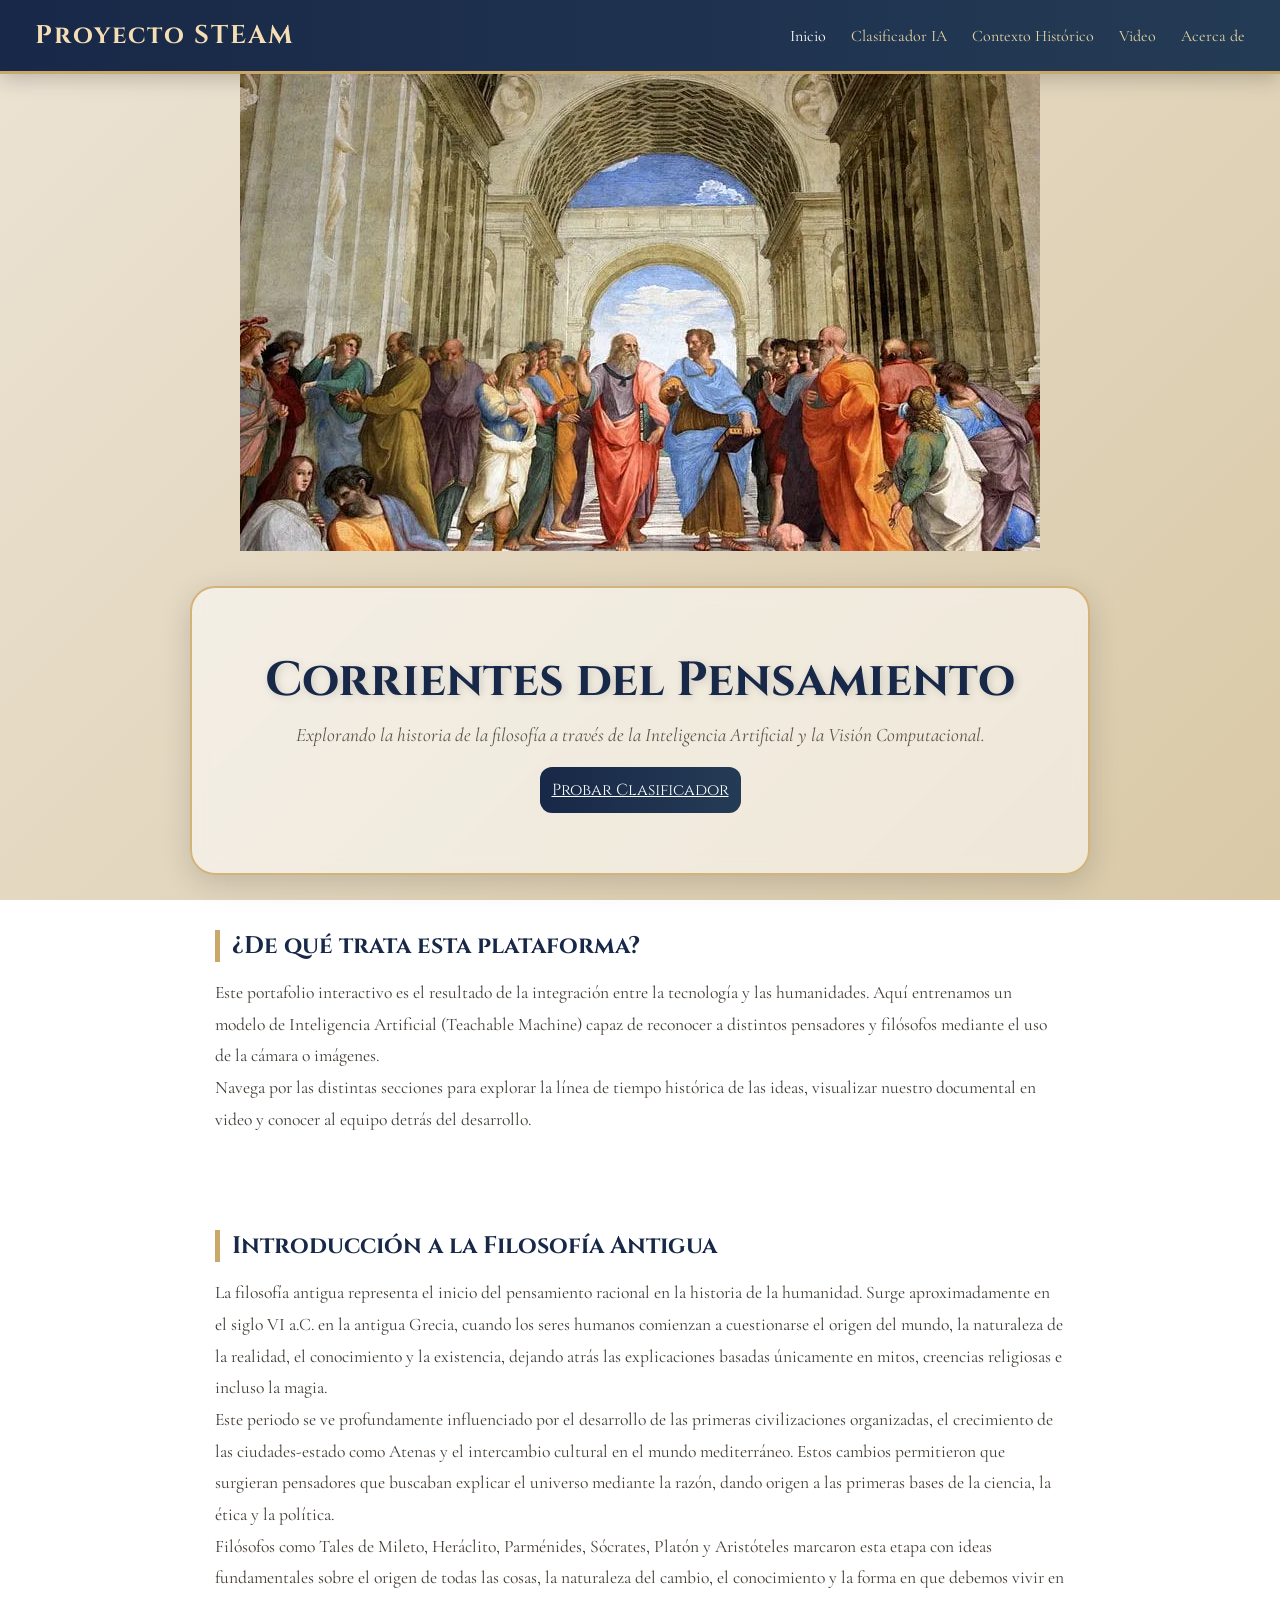
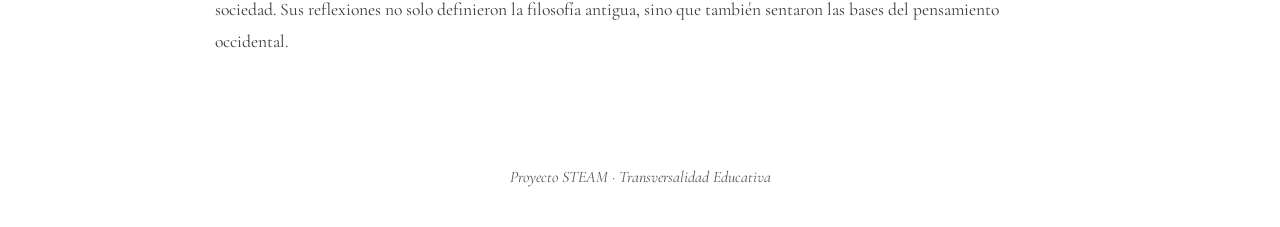
<file: index.html>
<!DOCTYPE html>
<html lang="es">
<head>
    <meta charset="UTF-8">
    <meta name="viewport" content="width=device-width, initial-scale=1.0">
    <title>Corrientes del Pensamiento | Inicio</title>
    <link href="https://fonts.googleapis.com/css2?family=DM+Sans:wght@400;500;600&display=swap" rel="stylesheet">
    <link rel="stylesheet" href="style.css">
</head>
<body>

<nav class="navbar">
    <div class="nav-brand">Proyecto STEAM</div>
    <ul class="nav-links">
        <li><a href="index.html" class="active">Inicio</a></li>
        <li><a href="clasificador.html">Clasificador IA</a></li>
        <li><a href="contexto.html">Contexto Histórico</a></li>
        <li><a href="video.html">Video</a></li>
        <li><a href="equipo.html">Acerca de</a></li>
    </ul>
</nav>

<!-- Espacio para Banner -->
<section class="banner-container">
    <img src="banner.jpg" alt="Banner Filosofía" class="banner-img">
</section>

<header class="hero-banner">
    <h1>Corrientes del Pensamiento</h1>
    <p>Explorando la historia de la filosofía a través de la Inteligencia Artificial y la Visión Computacional.</p>
    
    <a href="clasificador.html" class="btn btn-primary" style="display:inline-block; margin-top:20px; width:auto;">
        Probar Clasificador
    </a>
</header>

<main class="content-section">

    <h2>¿De qué trata esta plataforma?</h2>

    <p>
        Este portafolio interactivo es el resultado de la integración entre la tecnología y las humanidades. Aquí entrenamos un modelo de Inteligencia Artificial (Teachable Machine) capaz de reconocer a distintos pensadores y filósofos mediante el uso de la cámara o imágenes.
    </p>

    <p>
        Navega por las distintas secciones para explorar la línea de tiempo histórica de las ideas, visualizar nuestro documental en video y conocer al equipo detrás del desarrollo.
    </p>

</main>

<!-- Nueva sección de texto -->
<section class="content-section">

    <h2>Introducción a la Filosofía Antigua</h2>

    <p>
        La filosofía antigua representa el inicio del pensamiento racional en la historia de la humanidad. Surge aproximadamente en el siglo VI a.C. en la antigua Grecia, cuando los seres humanos comienzan a cuestionarse el origen del mundo, la naturaleza de la realidad, el conocimiento y la existencia, dejando atrás las explicaciones basadas únicamente en mitos, creencias religiosas e incluso la magia.
    </p>

    <p>
        Este periodo se ve profundamente influenciado por el desarrollo de las primeras civilizaciones organizadas, el crecimiento de las ciudades-estado como Atenas y el intercambio cultural en el mundo mediterráneo. Estos cambios permitieron que surgieran pensadores que buscaban explicar el universo mediante la razón, dando origen a las primeras bases de la ciencia, la ética y la política.
    </p>

    <p>
        Filósofos como Tales de Mileto, Heráclito, Parménides, Sócrates, Platón y Aristóteles marcaron esta etapa con ideas fundamentales sobre el origen de todas las cosas, la naturaleza del cambio, el conocimiento y la forma en que debemos vivir en sociedad. Sus reflexiones no solo definieron la filosofía antigua, sino que también sentaron las bases del pensamiento occidental.
    </p>

</section>

<footer>
    Proyecto STEAM · Transversalidad Educativa
</footer>

</body>
</html>
</file>
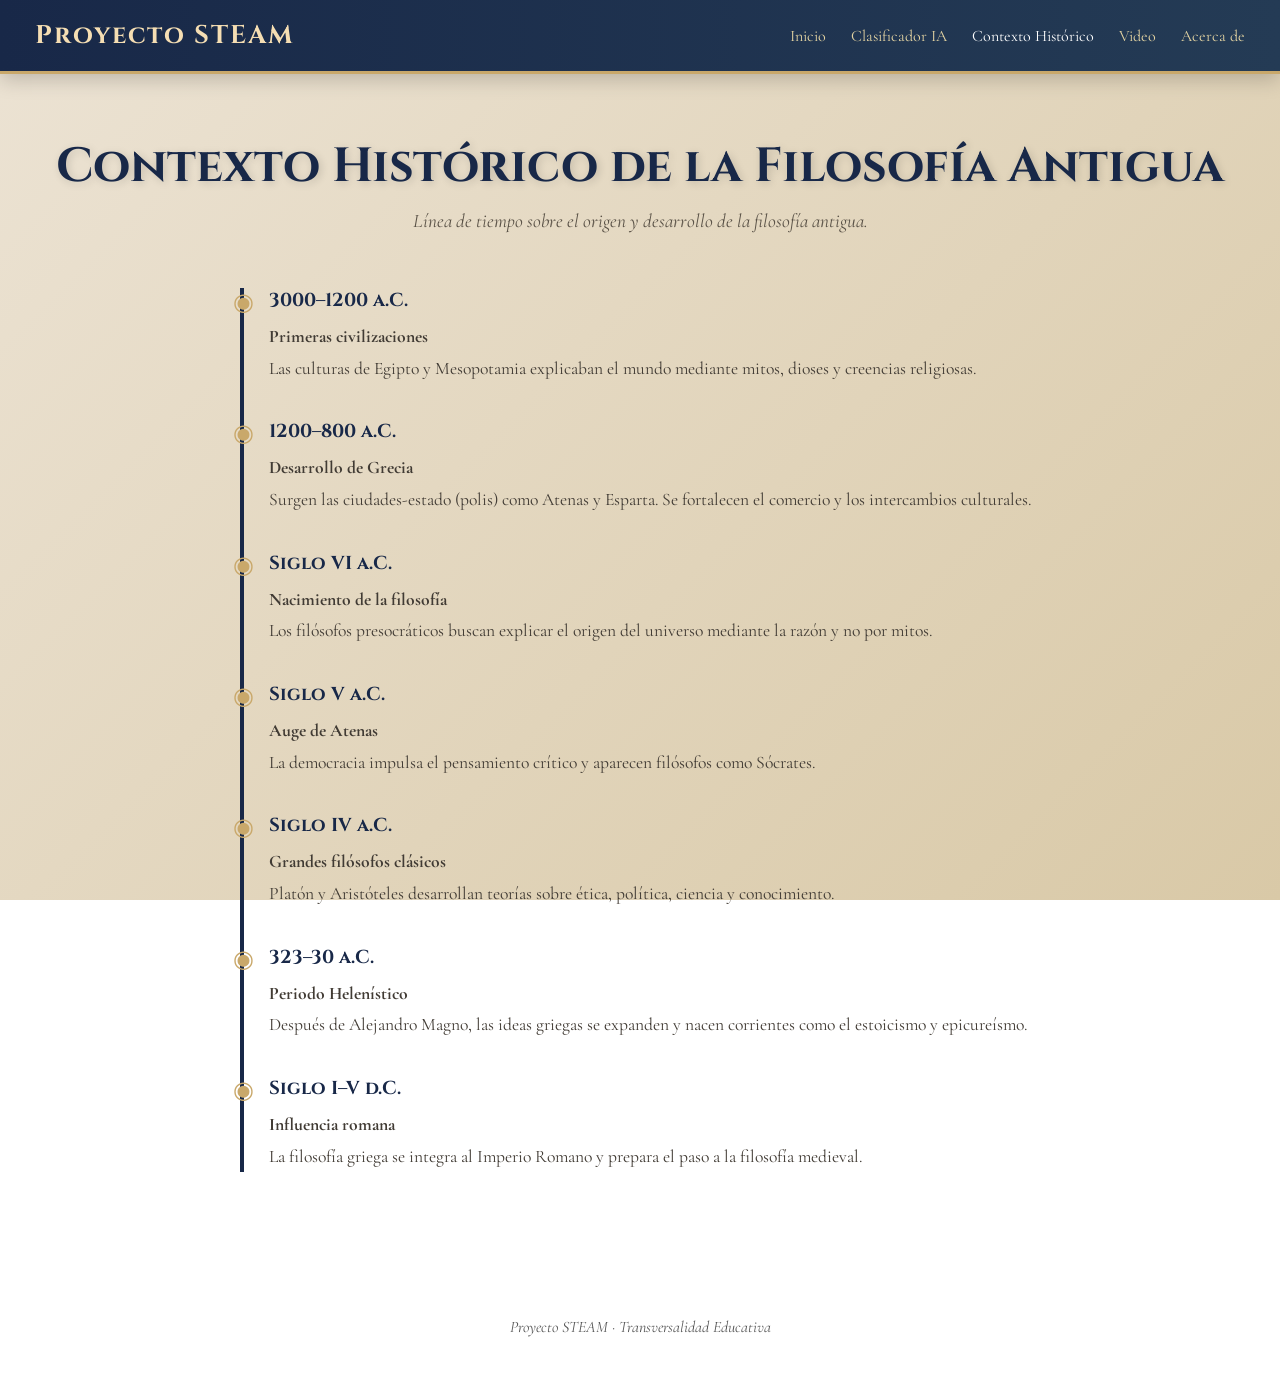
<file: contexto.html>
<!DOCTYPE html>
<html lang="es">
<head>
    <meta charset="UTF-8">
    <meta name="viewport" content="width=device-width, initial-scale=1.0">
    <title>Contexto Histórico</title>
    <link href="https://fonts.googleapis.com/css2?family=DM+Sans:wght@400;500;600&display=swap" rel="stylesheet">
    <link rel="stylesheet" href="style.css">
</head>
<body>

<nav class="navbar">
    <div class="nav-brand">Proyecto STEAM</div>
    <ul class="nav-links">
        <li><a href="index.html">Inicio</a></li>
        <li><a href="clasificador.html">Clasificador IA</a></li>
        <li><a href="contexto.html" class="active">Contexto Histórico</a></li>
        <li><a href="video.html">Video</a></li>
        <li><a href="equipo.html">Acerca de</a></li>
    </ul>
</nav>

<header>
    <h1>Contexto Histórico de la Filosofía Antigua</h1>
    <p>Línea de tiempo sobre el origen y desarrollo de la filosofía antigua.</p>
</header>

<main class="content-section">
    <div class="timeline">

        <div class="timeline-item">
            <h3>3000–1200 a.C.</h3>
            <p><strong>Primeras civilizaciones</strong></p>
            <p>Las culturas de Egipto y Mesopotamia explicaban el mundo mediante mitos, dioses y creencias religiosas.</p>
        </div>

        <div class="timeline-item">
            <h3>1200–800 a.C.</h3>
            <p><strong>Desarrollo de Grecia</strong></p>
            <p>Surgen las ciudades-estado (polis) como Atenas y Esparta. Se fortalecen el comercio y los intercambios culturales.</p>
        </div>

        <div class="timeline-item">
            <h3>Siglo VI a.C.</h3>
            <p><strong>Nacimiento de la filosofía</strong></p>
            <p>Los filósofos presocráticos buscan explicar el origen del universo mediante la razón y no por mitos.</p>
        </div>

        <div class="timeline-item">
            <h3>Siglo V a.C.</h3>
            <p><strong>Auge de Atenas</strong></p>
            <p>La democracia impulsa el pensamiento crítico y aparecen filósofos como Sócrates.</p>
        </div>

        <div class="timeline-item">
            <h3>Siglo IV a.C.</h3>
            <p><strong>Grandes filósofos clásicos</strong></p>
            <p>Platón y Aristóteles desarrollan teorías sobre ética, política, ciencia y conocimiento.</p>
        </div>

        <div class="timeline-item">
            <h3>323–30 a.C.</h3>
            <p><strong>Periodo Helenístico</strong></p>
            <p>Después de Alejandro Magno, las ideas griegas se expanden y nacen corrientes como el estoicismo y epicureísmo.</p>
        </div>

        <div class="timeline-item">
            <h3>Siglo I–V d.C.</h3>
            <p><strong>Influencia romana</strong></p>
            <p>La filosofía griega se integra al Imperio Romano y prepara el paso a la filosofía medieval.</p>
        </div>

    </div>
</main>

<footer>Proyecto STEAM · Transversalidad Educativa</footer>

</body>
</html>
</file>
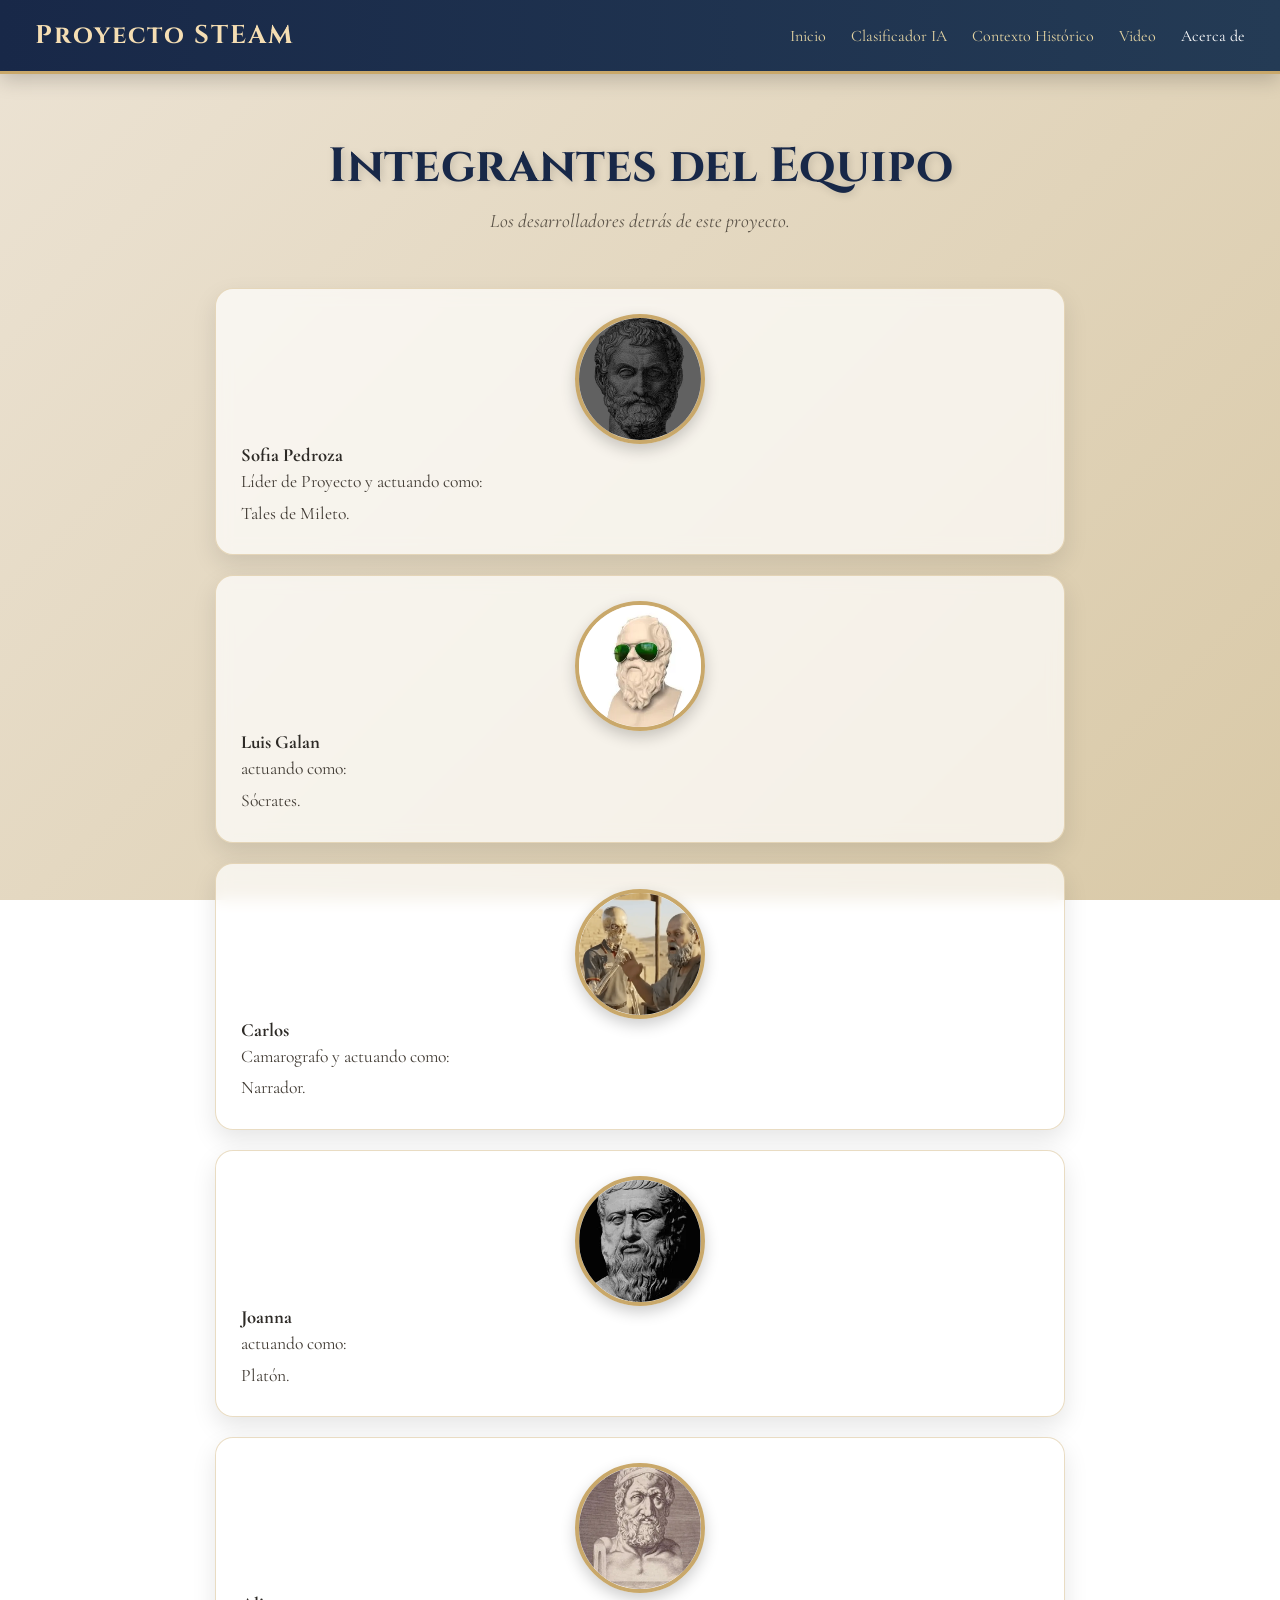
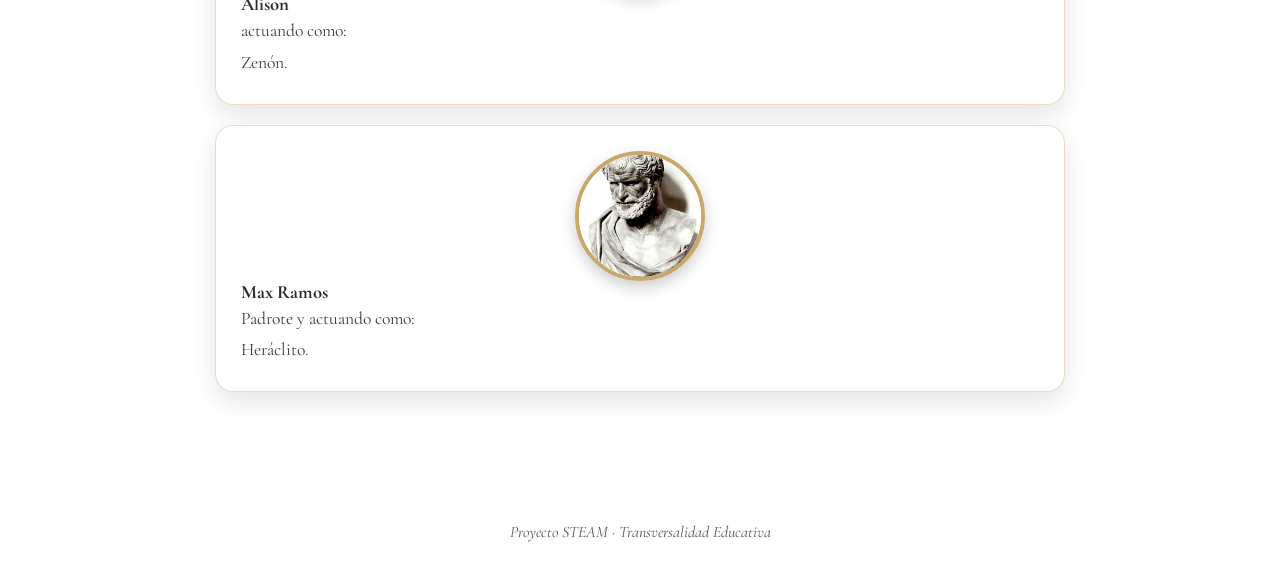
<file: equipo.html>
<!DOCTYPE html>
<html lang="es">
<head>
    <meta charset="UTF-8">
    <meta name="viewport" content="width=device-width, initial-scale=1.0">
    <title>Acerca del Equipo</title>
    <link href="https://fonts.googleapis.com/css2?family=DM+Sans:wght@400;500;600&display=swap" rel="stylesheet">
    <link rel="stylesheet" href="style.css">
</head>
<body>

<nav class="navbar">
    <div class="nav-brand">Proyecto STEAM</div>
    <ul class="nav-links">
        <li><a href="index.html">Inicio</a></li>
        <li><a href="clasificador.html">Clasificador IA</a></li>
        <li><a href="contexto.html">Contexto Histórico</a></li>
        <li><a href="video.html">Video</a></li>
        <li><a href="equipo.html" class="active">Acerca de</a></li>
    </ul>
</nav>

<header>
    <h1>Integrantes del Equipo</h1>
    <p>Los desarrolladores detrás de este proyecto.</p>
</header>

<main class="content-section">
    <div class="team-grid">
        <div class="team-card card">
            <div class="photo-container">
                <img src="Tales.jpg" alt="Foto Alumno 1" class="team-photo">
            </div>
            <h3>Sofia Pedroza</h3>
            <p class="role">Líder de Proyecto y actuando como: </p>
            <p>Tales de Mileto.</p>
        </div>

        <div class="team-card card">
            <div class="photo-container">
                <img src="socrates.jpg" alt="Foto Alumna 2" class="team-photo">
            </div>
            <h3>Luis Galan</h3>
            <p class="role">actuando como: </p>
            <p>Sócrates.</p>
        </div>

        <div class="team-card card">
            <div class="photo-container">
                <img src="esqueleto.jpg" alt="Foto Alumno 3" class="team-photo">
            </div>
            <h3>Carlos</h3>
            <p class="role">Camarografo y actuando como:</p>
            <p>Narrador.</p>
        </div>

        <div class="team-card card">
            <div class="photo-container">
                <img src="platon.jpg" alt="Foto Alumna 4" class="team-photo">
            </div>
            <h3>Joanna</h3>
            <p class="role">actuando como: </p>
            <p>Platón.</p>
        </div>

        <div class="team-card card">
            <div class="photo-container">
                <img src="zenon.jpg" alt="Foto Alumno 5" class="team-photo">
            </div>
            <h3>Alison</h3>
            <p class="role">actuando como: </p>
            <p>Zenón.</p>
        </div>

        <div class="team-card card">
            <div class="photo-container">
                <img src="heraclito.jpg" alt="Foto Alumno 5" class="team-photo">
            </div>
            <h3>Max Ramos</h3>
            <p class="role">Padrote y actuando como: </p>
            <p>Heráclito.</p>
        </div>

    </div>
</main>

<footer>Proyecto STEAM · Transversalidad Educativa</footer>

</body>
</html>
</file>
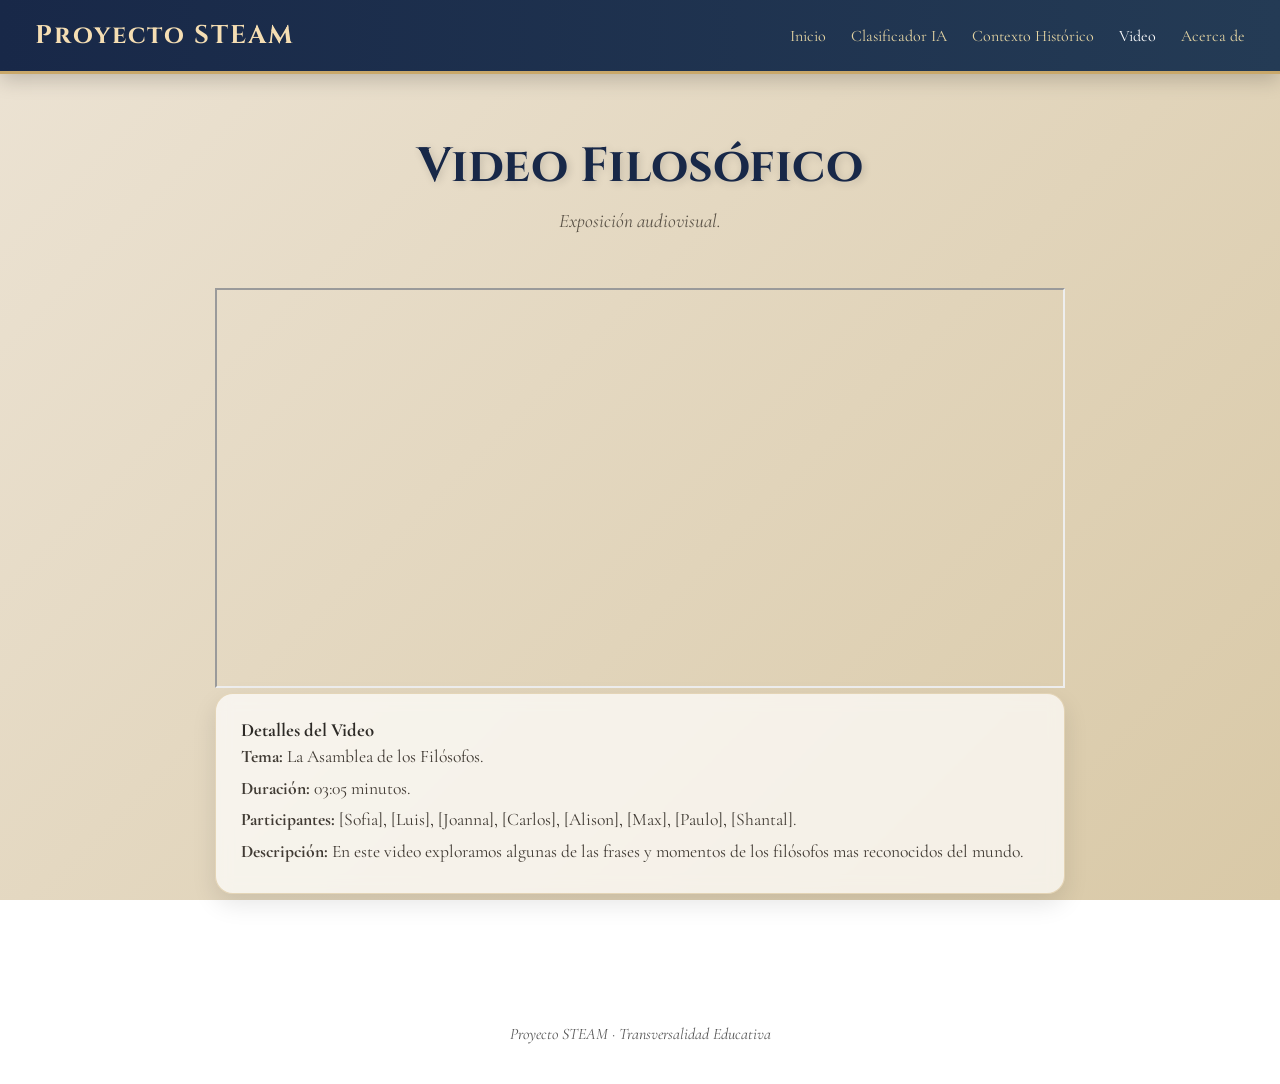
<file: video.html>
<!DOCTYPE html>
<html lang="es">
<head>
    <meta charset="UTF-8">
    <meta name="viewport" content="width=device-width, initial-scale=1.0">
    <title>Video Documental</title>

    <link href="https://fonts.googleapis.com/css2?family=DM+Sans:wght@400;500;600&display=swap" rel="stylesheet">
    <link rel="stylesheet" href="style.css">
</head>
<body>

<nav class="navbar">
    <div class="nav-brand">Proyecto STEAM</div>

    <ul class="nav-links">
        <li><a href="index.html">Inicio</a></li>
        <li><a href="clasificador.html">Clasificador IA</a></li>
        <li><a href="contexto.html">Contexto Histórico</a></li>
        <li><a href="video.html" class="active">Video</a></li>
        <li><a href="equipo.html">Acerca de</a></li>
    </ul>
</nav>

<header>
    <h1>Video Filosófico</h1>
    <p>Exposición audiovisual.</p>
</header>

<main class="content-section video-page">

    <div class="video-container">

        <iframe
            src="https://drive.google.com/file/d/1q4WQZW1WrCPShEVzRnAOx3jc_u43irnD/preview"
            width="100%"
            height="400"
            allow="autoplay">
        </iframe>

    </div>

    <div class="video-info card">

        <h3>Detalles del Video</h3>

        <p><strong>Tema:</strong> La Asamblea de los Filósofos.</p>

        <p><strong>Duración:</strong> 03:05 minutos.</p>

        <p><strong>Participantes:</strong> [Sofia], [Luis], [Joanna], [Carlos], [Alison], [Max], [Paulo], [Shantal].</p>

        <p>
            <strong>Descripción:</strong>
            En este video exploramos algunas de las frases y momentos de los filósofos mas reconocidos del mundo.
        </p>

    </div>

</main>

<footer>
    Proyecto STEAM · Transversalidad Educativa
</footer>

</body>
</html>
</file>
<file: style.css>
/* ============================================================
   ESTILO FILOSÓFICO
   Inspiración: filosofía clásica + biblioteca antigua
   ============================================================ */

@import url('https://fonts.googleapis.com/css2?family=Cinzel:wght@400;600;700&family=Cormorant+Garamond:wght@300;400;600&display=swap');

*, *::before, *::after{
box-sizing:border-box;
margin:0;
padding:0;
}

body{
font-family:'Cormorant Garamond', serif;
background:linear-gradient(135deg,#ece3d4,#d9c9a7);
color:#2d2a26;
min-height:100vh;
display:flex;
flex-direction:column;
align-items:center;
background-attachment:fixed;
}

/* ============================================================
   NAVEGACIÓN
   ============================================================ */

.navbar{
width:100%;
background:linear-gradient(90deg,#182848,#243b55);
color:white;
display:flex;
justify-content:space-between;
align-items:center;
padding:18px 35px;
box-shadow:0 5px 20px rgba(0,0,0,.2);
border-bottom:3px solid #c9a86a;
}

.nav-brand{
font-family:'Cinzel',serif;
font-size:1.6rem;
font-weight:700;
letter-spacing:2px;
color:#f5deb3;
}

.nav-links{
list-style:none;
display:flex;
gap:25px;
}

.nav-links a{
color:#e5d5a3;
text-decoration:none;
font-size:1rem;
transition:.4s;
position:relative;
}

.nav-links a:hover,
.nav-links a.active{
color:white;
}

.nav-links a::after{
content:"";
position:absolute;
width:0%;
height:2px;
background:#c9a86a;
bottom:-5px;
left:0;
transition:.4s;
}

.nav-links a:hover::after{
width:100%;
}

/* ============================================================
   ENCABEZADO
   ============================================================ */

header{
text-align:center;
margin:60px 20px 30px;
}

header h1{
font-family:'Cinzel',serif;
font-size:3rem;
color:#182848;
margin-bottom:10px;
text-shadow:2px 2px 8px rgba(0,0,0,.15);
}

header p{
font-size:1.2rem;
color:#5a5247;
font-style:italic;
}

/* ============================================================
   BANNER PRINCIPAL
   ============================================================ */

.hero-banner{
background:rgba(255,255,255,.55);
backdrop-filter:blur(8px);

width:100%;
max-width:900px;

padding:60px 35px;

border-radius:25px;

box-shadow:
0 8px 30px rgba(0,0,0,.15);

border:2px solid #d4b37a;

margin-top:30px;
text-align:center;
}

.hero-banner h2{
font-family:'Cinzel',serif;
color:#182848;
margin-bottom:15px;
}

/* ============================================================
   SECCIONES
   ============================================================ */

.content-section{
width:100%;
max-width:900px;
padding:25px;
margin-bottom:45px;
}

.content-section h2{
font-family:'Cinzel',serif;
color:#182848;
margin-bottom:15px;
border-left:5px solid #c9a86a;
padding-left:12px;
}

.content-section p{
line-height:1.8;
font-size:1.1rem;
color:#413b34;
}

/* ============================================================
   TARJETAS
   ============================================================ */

.card{
background:rgba(255,255,255,.7);
padding:25px;

border-radius:18px;

border:1px solid rgba(201,168,106,.4);

backdrop-filter:blur(8px);

box-shadow:0 10px 25px rgba(0,0,0,.1);

margin-bottom:20px;

transition:.4s;
}

.card:hover{
transform:translateY(-8px);
box-shadow:0 15px 30px rgba(0,0,0,.15);
}

/* ============================================================
   PESTAÑAS
   ============================================================ */

.tabs{
display:flex;
gap:5px;
background:#d8c7a0;
padding:6px;
border-radius:12px;
}

.tab{
flex:1;
border:none;
padding:10px;
background:transparent;
font-family:'Cinzel',serif;
cursor:pointer;
color:#555;
transition:.4s;
}

.tab.active{
background:#182848;
color:white;
}

/* ============================================================
   CÁMARA
   ============================================================ */

.camera-wrap{
position:relative;
width:100%;
aspect-ratio:1;

border-radius:15px;

overflow:hidden;

border:2px solid #c9a86a;

background:#f2ebdf;
}

.scan-line{
background:#c9a86a;
height:3px;
animation:scan 2s infinite linear;
}

@keyframes scan{
0%{top:0;}
100%{top:100%;}
}

/* ============================================================
   LÍNEA DEL TIEMPO FILOSÓFICA
   ============================================================ */

.timeline{
border-left:4px solid #182848;
margin-left:25px;
padding-left:25px;
}

.timeline-item{
position:relative;
margin-bottom:35px;
}

.timeline-item::before{
content:'◉';

position:absolute;

left:-36px;
top:0;

color:#c9a86a;

font-size:1.5rem;
}

.timeline-item h3{
font-family:'Cinzel',serif;
color:#182848;
margin-bottom:8px;
}

/* ============================================================
   FOTOS
   ============================================================ */

.photo-container{

width:130px;
height:130px;

border-radius:50%;

overflow:hidden;

border:4px solid #c9a86a;

box-shadow:0 6px 15px rgba(0,0,0,.2);

margin:auto;
}

.team-photo{
width:100%;
height:100%;
object-fit:cover;
}

/* ============================================================
   BOTONES
   ============================================================ */

.btn{
display:block;
width:100%;
padding:12px;

border:none;

border-radius:12px;

font-family:'Cinzel',serif;

cursor:pointer;

transition:.4s;
}

.btn-primary{

background:linear-gradient(
90deg,
#182848,
#243b55
);

color:white;
}

.btn-primary:hover{
transform:scale(1.03);
}

.btn-secondary{

background:transparent;

border:2px solid #c9a86a;

color:#182848;
}

/* ============================================================
   FOOTER
   ============================================================ */

footer{
margin:40px 0;

font-style:italic;

color:#555;
}

/* ============================================================
   MÓVIL
   ============================================================ */

@media(max-width:600px){

.nav-links{
display:none;
}

header h1{
font-size:2rem;
}

.navbar::after{
content:'La sabiduría también vive en móvil';
font-style:italic;
color:#f5deb3;
}

}
</file>
